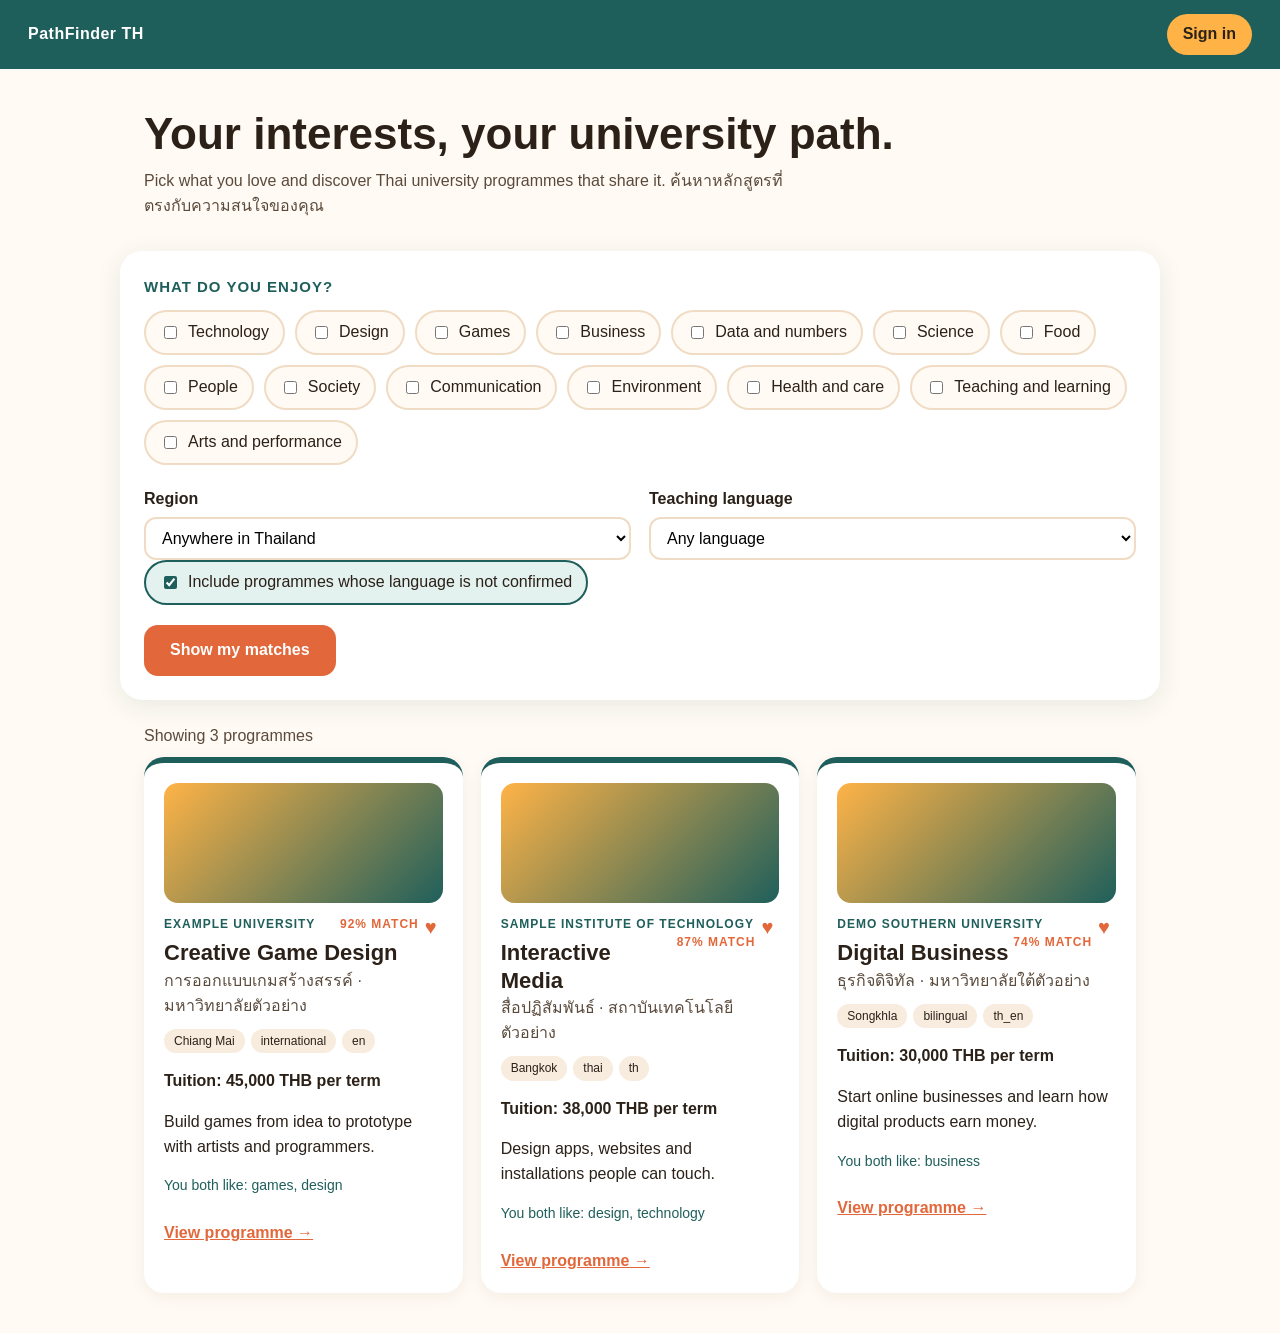
<file: designs/practice-export.html>
<!doctype html>
<!-- PRACTICE EXPORT, hand-made for UniPath Day 3 in the style of a design-tool export (it is not real Stitch output).
     It looks finished but is not wired: no form, no names or values, no ids, sample cards, and invented fields.
     Wire it with STITCH.md. แบบฝึกที่ทำขึ้นเลียนแบบไฟล์ส่งออกจากเครื่องมือออกแบบ หน้าตาเสร็จแต่ยังไม่ได้ต่อสาย ต่อตาม STITCH.md -->
<html lang="en">
<head>
  <meta charset="utf-8">
  <meta name="viewport" content="width=device-width,initial-scale=1">
  <title>PathFinder TH</title>
  <style>
    *{box-sizing:border-box}
    body{margin:0;background:#fffaf3;color:#2b2118;font-family:"Segoe UI","Noto Sans Thai",Tahoma,sans-serif;line-height:1.55}
    .topbar{display:flex;justify-content:space-between;align-items:center;padding:14px 28px;background:#1f5f5b;color:#fff}
    .brand{font-weight:800;letter-spacing:.5px}.signin{background:#ffb347;color:#2b2118;border:0;border-radius:999px;padding:8px 16px;font:inherit;font-weight:700}
    .hero{max-width:1040px;margin:0 auto;padding:40px 24px 8px}.hero h1{font-size:clamp(28px,5vw,44px);line-height:1.15;margin:0 0 10px}.hero p{max-width:640px;margin:0;color:#5a4a3c}
    .panel{max-width:1040px;margin:24px auto;padding:24px;background:#fff;border-radius:22px;box-shadow:0 6px 24px #1f5f5b1a}
    .panel h2{font-size:15px;text-transform:uppercase;letter-spacing:1px;color:#1f5f5b;margin:0 0 12px}
    .chips{display:flex;flex-wrap:wrap;gap:10px;margin-bottom:22px}
    .chip{display:inline-flex;gap:8px;align-items:center;padding:8px 14px;border:2px solid #f0dcc4;border-radius:999px;cursor:pointer;background:#fffaf3}
    .chip:has(input:checked){border-color:#1f5f5b;background:#e3f1ef}.chip input{accent-color:#1f5f5b}
    .row{display:grid;grid-template-columns:1fr 1fr;gap:18px}.field span{display:block;font-weight:700;margin-bottom:6px}
    .field select{width:100%;padding:10px 12px;font:inherit;border:2px solid #f0dcc4;border-radius:12px;background:#fff}
    .go{margin-top:20px;padding:13px 26px;font:inherit;font-weight:800;color:#fff;background:#e2673a;border:0;border-radius:14px;cursor:pointer}
    .count{max-width:1040px;margin:8px auto;padding:0 24px;color:#5a4a3c}
    .grid{max-width:1040px;margin:0 auto 40px;padding:0 24px;display:grid;grid-template-columns:repeat(auto-fill,minmax(300px,1fr));gap:18px}
    .card{background:#fff;border-radius:20px;padding:20px;border-top:6px solid #1f5f5b;box-shadow:0 4px 16px #2b21180f}
    .card-uni{margin:0;font-size:12px;font-weight:800;letter-spacing:1px;text-transform:uppercase;color:#1f5f5b}
    .card-title{margin:6px 0 2px;font-size:22px;line-height:1.25}.card-th{margin:0 0 10px;color:#5a4a3c}
    .meta{display:flex;flex-wrap:wrap;gap:6px;margin:0 0 10px}.meta span{font-size:12px;padding:3px 10px;border-radius:999px;background:#f7ecdd}
    .match{float:right;font-weight:800;color:#e2673a}.tuition{font-weight:700}.photo{height:120px;border-radius:14px;margin:0 0 12px;background:linear-gradient(135deg,#ffb347,#1f5f5b)}
    .tags{font-size:14px;color:#1f5f5b}.more{display:inline-block;margin-top:10px;font-weight:800;color:#e2673a}.save{float:right;border:0;background:none;font-size:20px;color:#e2673a}
    @media(max-width:640px){.row{grid-template-columns:1fr}.topbar,.hero,.panel{padding-left:16px;padding-right:16px}.panel{margin:16px}}
  </style>
</head>
<body>
  <nav class="topbar"><span class="brand">PathFinder TH</span><button class="signin">Sign in</button></nav>
  <section class="hero">
    <h1>Your interests, your university path.</h1>
    <p>Pick what you love and discover Thai university programmes that share it. ค้นหาหลักสูตรที่ตรงกับความสนใจของคุณ</p>
  </section>
  <div class="panel">
    <h2>What do you enjoy?</h2>
    <div class="chips">
      <label class="chip"><input type="checkbox"> Technology</label>
      <label class="chip"><input type="checkbox"> Design</label>
      <label class="chip"><input type="checkbox"> Games</label>
      <label class="chip"><input type="checkbox"> Business</label>
      <label class="chip"><input type="checkbox"> Data and numbers</label>
      <label class="chip"><input type="checkbox"> Science</label>
      <label class="chip"><input type="checkbox"> Food</label>
      <label class="chip"><input type="checkbox"> People</label>
      <label class="chip"><input type="checkbox"> Society</label>
      <label class="chip"><input type="checkbox"> Communication</label>
      <label class="chip"><input type="checkbox"> Environment</label>
      <label class="chip"><input type="checkbox"> Health and care</label>
      <label class="chip"><input type="checkbox"> Teaching and learning</label>
      <label class="chip"><input type="checkbox"> Arts and performance</label>
    </div>
    <div class="row">
      <label class="field"><span>Region</span>
        <select>
          <option>Anywhere in Thailand</option>
          <option>Central, including Bangkok</option>
          <option>North</option>
          <option>South</option>
          <option>Northeast</option>
          <option>East</option>
          <option>West</option>
        </select>
      </label>
      <label class="field"><span>Teaching language</span>
        <select>
          <option>Any language</option>
          <option>Thai including bilingual</option>
          <option>English including bilingual</option>
          <option>Bilingual</option>
          <option>Unresolved</option>
        </select>
      </label>
    </div>
    <label class="chip"><input type="checkbox" checked> Include programmes whose language is not confirmed</label>
    <br>
    <button class="go">Show my matches</button>
  </div>
  <p class="count">Showing 3 programmes</p>
  <div class="grid">
    <article class="card">
      <div class="photo"></div>
      <button class="save" aria-label="Save">♥</button>
      <p class="card-uni">Example University <span class="match">92% match</span></p>
      <h3 class="card-title">Creative Game Design</h3>
      <p class="card-th">การออกแบบเกมสร้างสรรค์ · มหาวิทยาลัยตัวอย่าง</p>
      <p class="meta"><span>Chiang Mai</span><span>international</span><span>en</span></p>
      <p class="tuition">Tuition: 45,000 THB per term</p>
      <p>Build games from idea to prototype with artists and programmers.</p>
      <p class="tags">You both like: games, design</p>
      <a class="more" href="#">View programme →</a>
    </article>
    <article class="card">
      <div class="photo"></div>
      <button class="save" aria-label="Save">♥</button>
      <p class="card-uni">Sample Institute of Technology <span class="match">87% match</span></p>
      <h3 class="card-title">Interactive Media</h3>
      <p class="card-th">สื่อปฏิสัมพันธ์ · สถาบันเทคโนโลยีตัวอย่าง</p>
      <p class="meta"><span>Bangkok</span><span>thai</span><span>th</span></p>
      <p class="tuition">Tuition: 38,000 THB per term</p>
      <p>Design apps, websites and installations people can touch.</p>
      <p class="tags">You both like: design, technology</p>
      <a class="more" href="#">View programme →</a>
    </article>
    <article class="card">
      <div class="photo"></div>
      <button class="save" aria-label="Save">♥</button>
      <p class="card-uni">Demo Southern University <span class="match">74% match</span></p>
      <h3 class="card-title">Digital Business</h3>
      <p class="card-th">ธุรกิจดิจิทัล · มหาวิทยาลัยใต้ตัวอย่าง</p>
      <p class="meta"><span>Songkhla</span><span>bilingual</span><span>th_en</span></p>
      <p class="tuition">Tuition: 30,000 THB per term</p>
      <p>Start online businesses and learn how digital products earn money.</p>
      <p class="tags">You both like: business</p>
      <a class="more" href="#">View programme →</a>
    </article>
  </div>
</body>
</html>
</file>
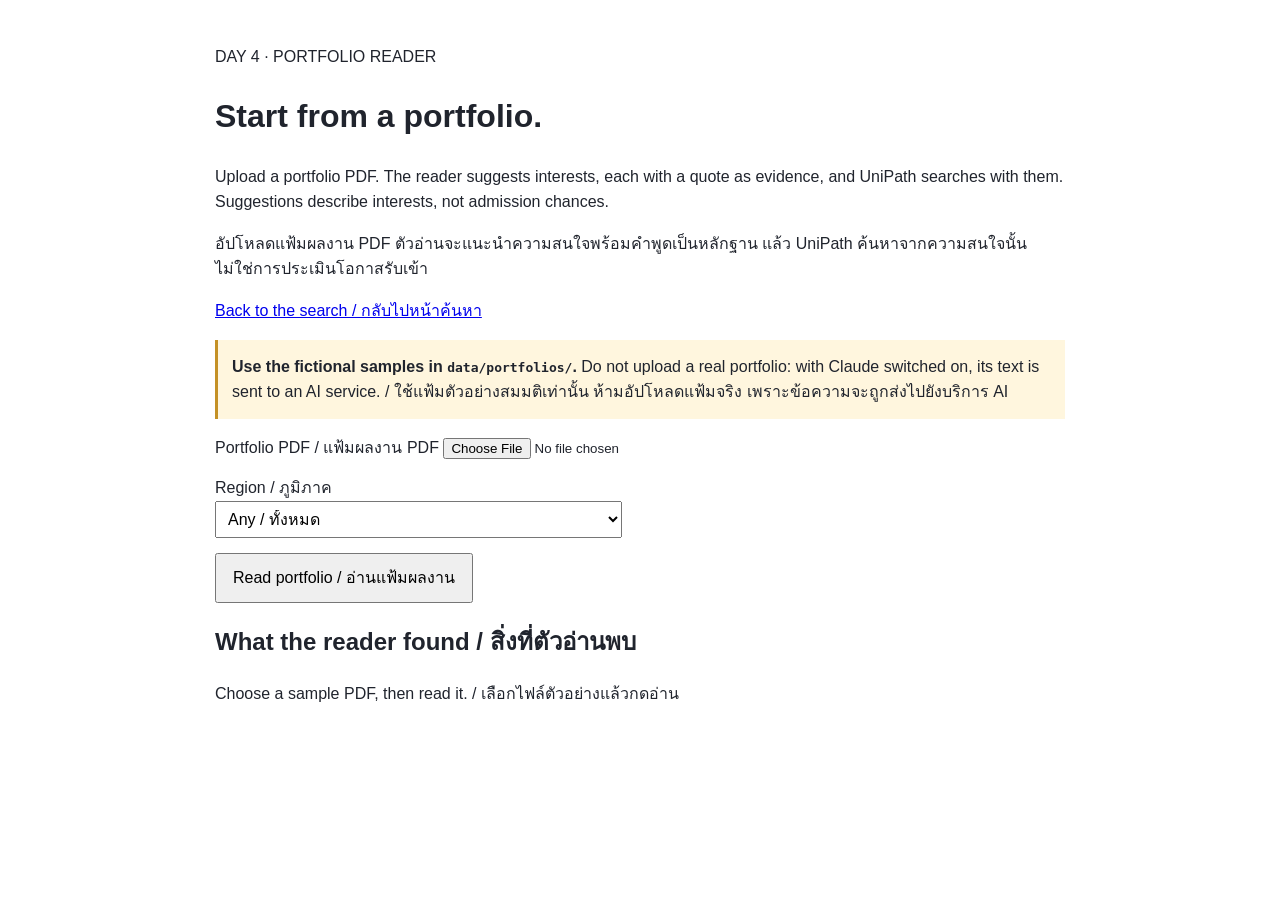
<file: static/portfolio.html>
<!doctype html>
<html lang="en">
<head>
  <meta charset="utf-8">
  <meta name="viewport" content="width=device-width,initial-scale=1">
  <title>UniPath Thailand · Portfolio</title>
  <link rel="stylesheet" href="/static/style.css">
  <script src="/static/portfolio.js" defer></script>
</head>
<body>
<main>
  <header>
    <p class="eyebrow">DAY 4 · PORTFOLIO READER</p>
    <h1>Start from a portfolio.</h1>
    <p>Upload a portfolio PDF. The reader suggests interests, each with a quote as evidence, and UniPath searches with them. Suggestions describe interests, not admission chances.</p>
    <p>อัปโหลดแฟ้มผลงาน PDF ตัวอ่านจะแนะนำความสนใจพร้อมคำพูดเป็นหลักฐาน แล้ว UniPath ค้นหาจากความสนใจนั้น ไม่ใช่การประเมินโอกาสรับเข้า</p>
    <p><a href="/">Back to the search / กลับไปหน้าค้นหา</a></p>
  </header>
  <p class="notice"><strong>Use the fictional samples in <code>data/portfolios/</code>.</strong> Do not upload a real portfolio: with Claude switched on, its text is sent to an AI service. / ใช้แฟ้มตัวอย่างสมมติเท่านั้น ห้ามอัปโหลดแฟ้มจริง เพราะข้อความจะถูกส่งไปยังบริการ AI</p>
  <!-- The contract (API.md, "Portfolio"): keep id="portfolio-form", id="portfolio-status",
       id="portfolio-results" and the field names. / ห้ามเปลี่ยน id และ name ของช่อง -->
  <form id="portfolio-form" method="post" action="/api/portfolio" enctype="multipart/form-data">
    <label>Portfolio PDF / แฟ้มผลงาน PDF
      <input type="file" name="portfolio" accept="application/pdf" required>
    </label>
    <div class="filters">
      <label>Region / ภูมิภาค
        <select name="region">
          <option value="any">Any / ทั้งหมด</option>
          <option value="central">Central, including Bangkok / ภาคกลาง รวมกรุงเทพฯ</option>
          <option value="north">North / ภาคเหนือ</option>
          <option value="south">South / ภาคใต้</option>
          <option value="northeast">Northeast / ภาคตะวันออกเฉียงเหนือ</option>
          <option value="east">East / ภาคตะวันออก</option>
          <option value="west">West / ภาคตะวันตก</option>
        </select>
      </label>
    </div>
    <button type="submit">Read portfolio / อ่านแฟ้มผลงาน</button>
  </form>
  <section aria-labelledby="portfolio-title">
    <h2 id="portfolio-title">What the reader found / สิ่งที่ตัวอ่านพบ</h2>
    <p id="portfolio-status" role="status" aria-live="polite">Choose a sample PDF, then read it. / เลือกไฟล์ตัวอย่างแล้วกดอ่าน</p>
    <div id="portfolio-results"></div>
  </section>
</main>
</body>
</html>
</file>
<file: static/style.css>
/* Day 3: choose your own audience, colours and layout.
   วันที่ 3: เลือกกลุ่มผู้ใช้ สี และการจัดหน้าของตนเอง */
body { font-family: Arial, Tahoma, sans-serif; line-height: 1.6; color: #20242d; }
main { max-width: 850px; margin: auto; padding: 20px; }
fieldset { margin-bottom: 20px; }
.interest-grid label { display: block; }
.filters label { display: block; margin: 15px 0; }
select { display: block; max-width: 100%; padding: 8px; font: inherit; }
button { padding: 10px 16px; font: inherit; cursor: pointer; }
.programme { border: 1px solid #ccc; padding: 18px; margin: 18px 0; }
.notice { background: #fff6de; padding: 14px; border-left: 3px solid #c49126; }
.small, footer { font-size: 13px; }
footer { margin-top: 30px; }
/* Design goals for Day 3 (with AI or by hand):
   1. Give the form and results a clear visual hierarchy.
   2. Make a narrow screen readable. Keep labels and focus visible.
   เป้าหมายวันที่ 3: ลำดับความสำคัญชัดเจน อ่านง่ายบนจอแคบ คงป้ายและเส้นโฟกัส */
a:focus-visible, button:focus-visible, input:focus-visible,
select:focus-visible, summary:focus-visible { outline: 3px solid #294fc4; outline-offset: 3px; }
</file>
